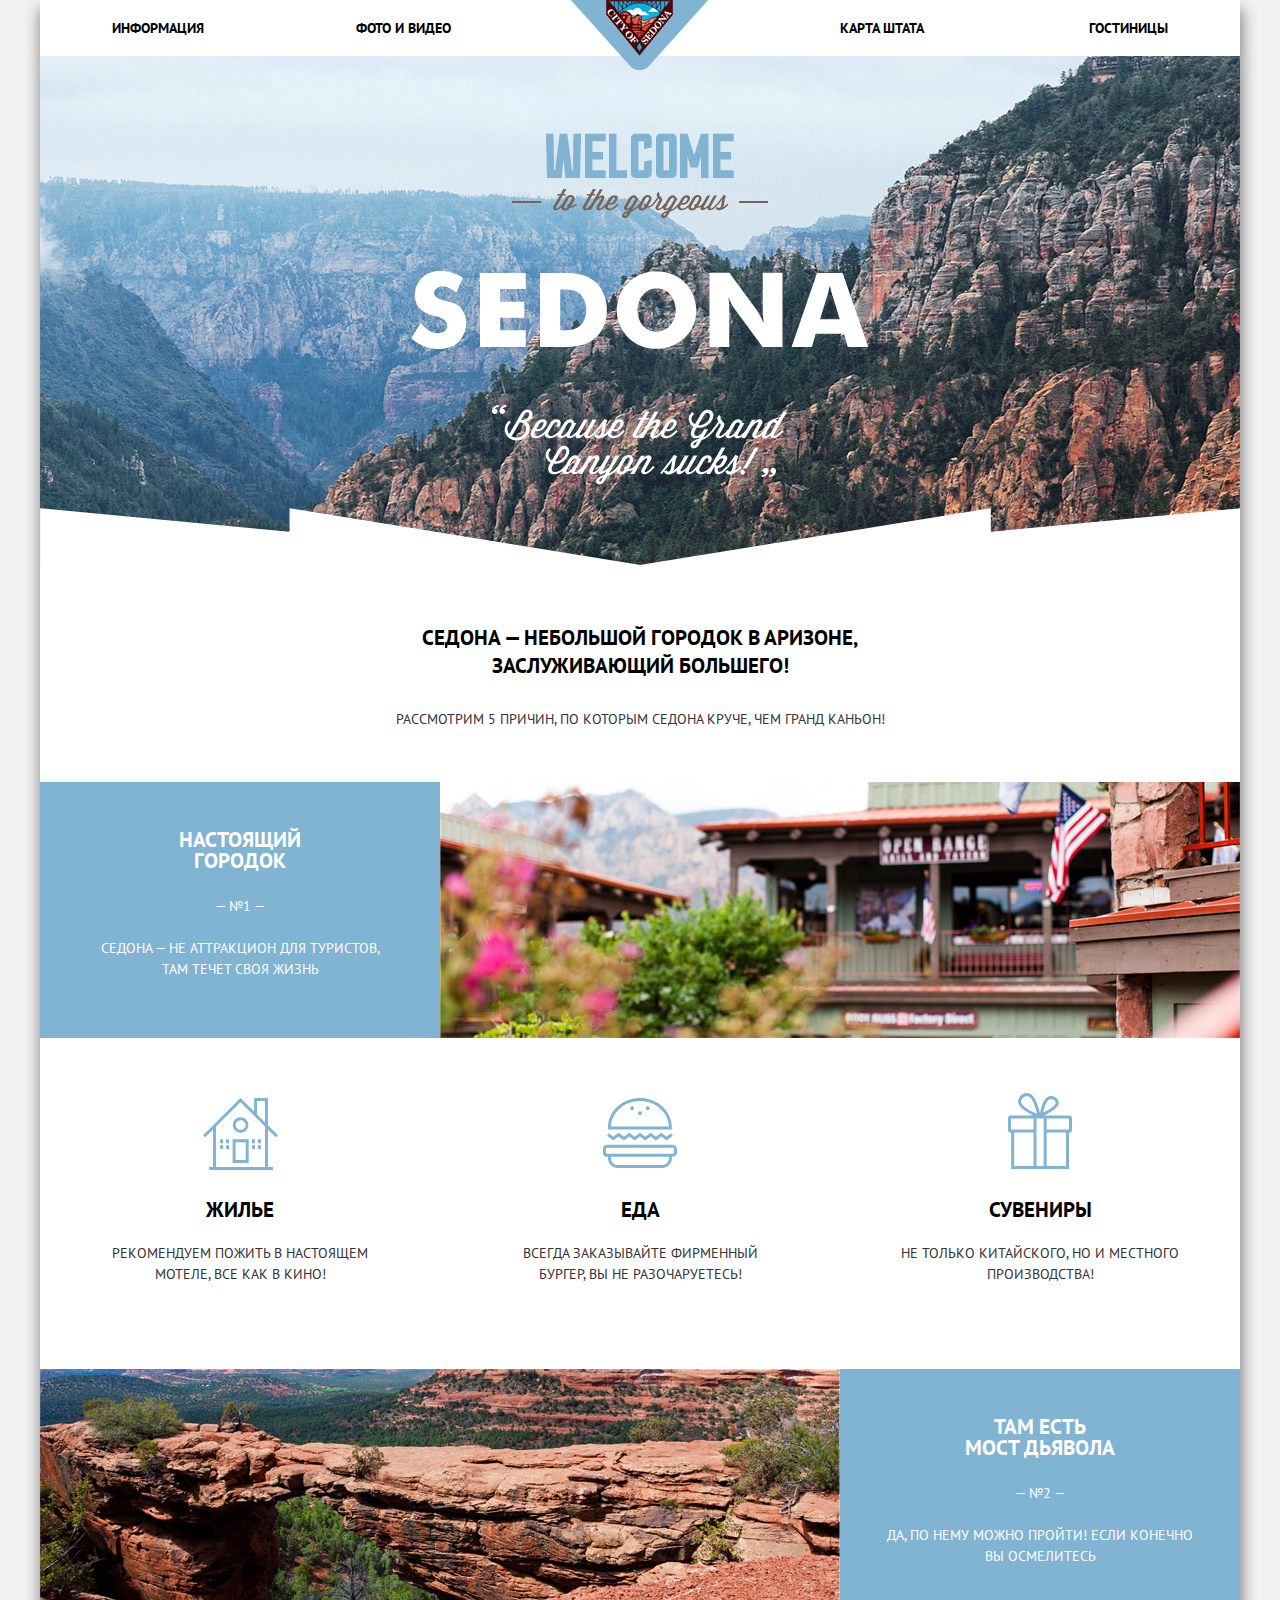
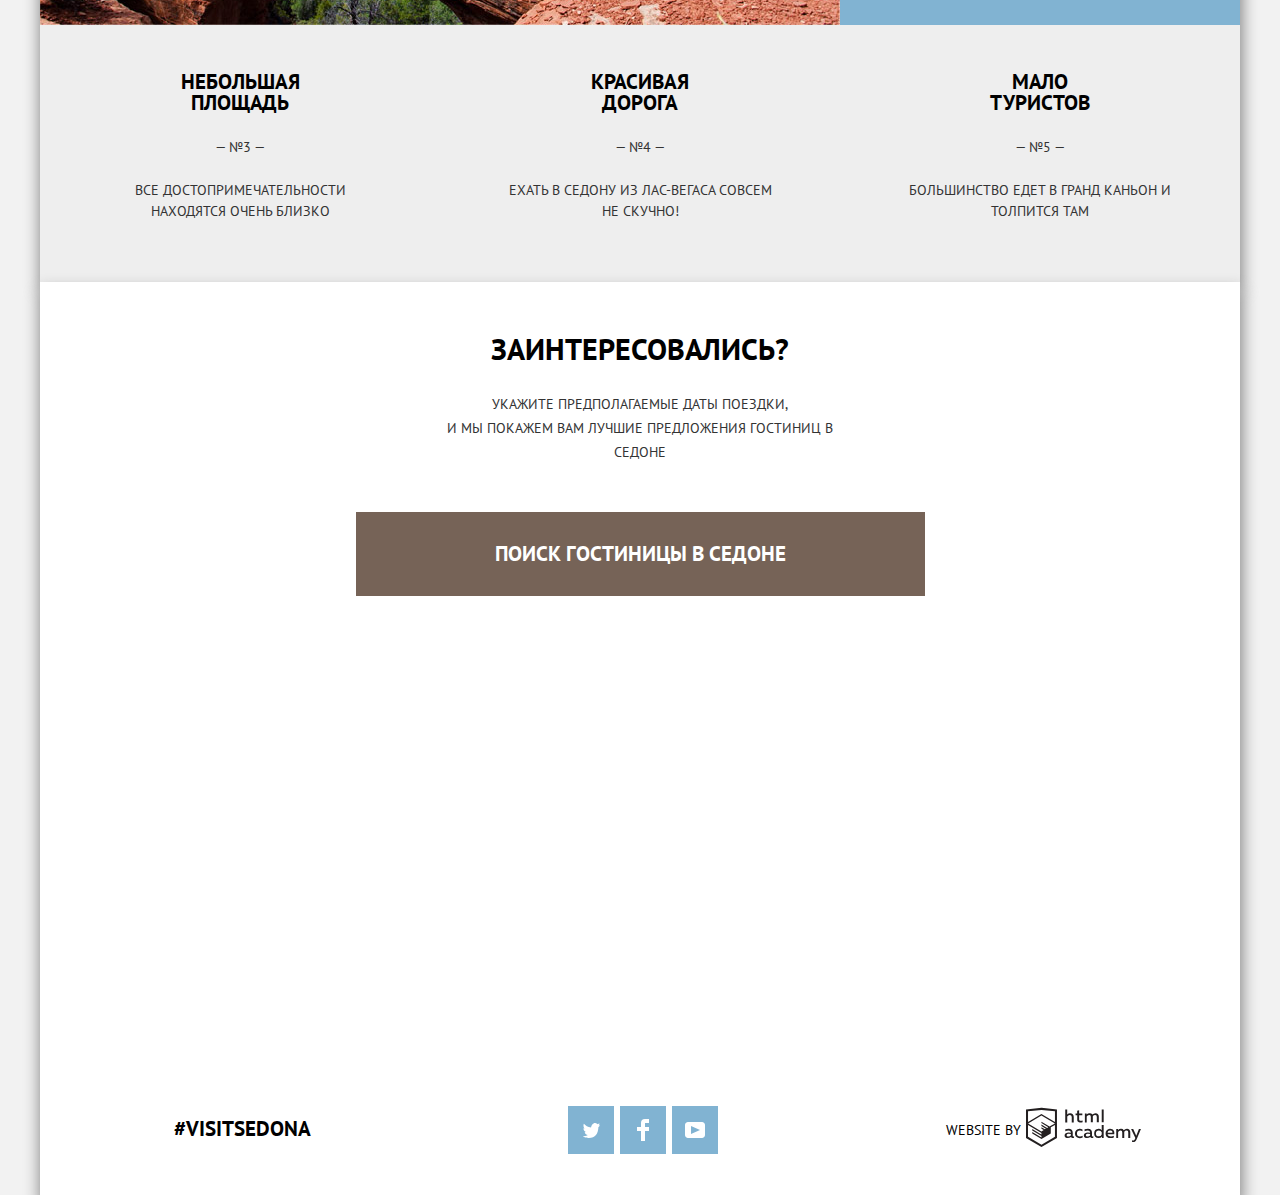
<file: index.html>
<!DOCTYPE html>
<html lang="ru" class="no-js">

<head>
	<meta charset="utf-8">
	<title>HTML Academy: Седона</title>
	<link href="https://fonts.googleapis.com/css?family=PT+Sans:400,700&amp;subset=cyrillic" rel="stylesheet">
	<link rel="stylesheet" href="css/normalize.min.css">
	<link rel="stylesheet" href="css/style.min.css">
</head>

<body>
	<header class="main-header container">
		<nav class="main-navigation">
			<a class="main-header-logo">
					<img src="img/logo.png" width="138" height="70" alt="Логотип Sedona">
				</a>
			<ul class="site-navigation">
				<li><a href="#">Информация</a></li>
				<li><a href="#">Фото и видео</a></li>
				<li><a href="#">Карта штата</a></li>
				<li><a href="hotels.html">Гостиницы</a></li>
			</ul>
		</nav>
	</header>
	<main class="container">
		<div class="background-image"></div>
		<h1 class="visually-hidden title">Sedona</h1>
		<section class="feature">
			<div class="feature-text">
				<b>Седона — небольшой городок в Аризоне, заслуживающий большего!</b>
				<p>Рассмотрим 5 причин, по которым Седона круче, чем гранд каньон!</p>
			</div>
			<div class="feature-item top">
				<div class="description">
					<h2>Настоящий городок</h2>
					<span>— №1 —</span>
					<p>Седона — не аттракцион для туристов, там течет своя жизнь</p>
				</div>
				<img src="img/photo-first.jpg" width="800" height="256" alt="Настоящий городок">
			</div>
			<ul class="feature leisure">
				<li class="leisure-item">
					<h3 class="icon-1">Жилье</h3>
					<p>Рекомендуем пожить в настоящем мотеле, все как в кино!</p>
				</li>
				<li class="leisure-item">
					<h3 class="icon-2">Еда</h3>
					<p>Всегда заказывайте фирменный бургер, Вы не разочаруетесь!</p>
				</li>
				<li class="leisure-item">
					<h3 class="icon-3">Сувениры</h3>
					<p>Не только китайского, но и местного производства!</p>
				</li>
			</ul>
			<div class="feature-item">
				<div class="description second">
					<h2>Там есть<br> Мост дьявола</h2>
					<span>— №2 —</span>
					<p>Да, по нему можно пройти! Если конечно вы осмелитесь</p>
				</div>
				<img src="img/photo-second.jpg" width="800" height="256" alt="Мост дьявола">
			</div>
			<ul class="feature list">
				<li class="list-point">
					<h3>Небольшая площадь</h3>
					<span>— №3 —</span>
					<p>Все достопримечательности находятся очень близко</p>
				</li>
				<li class="list-point">
					<h3>Красивая дорога</h3>
					<span>— №4 —</span>
					<p>Ехать в седону из Лас-Вегаса совсем не&#160;скучно!</p>
				</li>
				<li class="list-point">
					<h3>Мало туристов</h3>
					<span>— №5 —</span>
					<p>Большинство едет в гранд каньон и толпится там</p>
				</li>
			</ul>
		</section>
	</main>
	<section class="search container">
		<div class="search preview">
			<h2>Заинтересовались?</h2>
			<p class="search-info">Укажите предполагаемые даты поездки,<br> и мы покажем вам лучшие предложения гостиниц в Cедоне</p>
		</div>
		<button class="search-button" type="button">Поиск гостиницы в Седоне</button>
		<iframe src="https://www.google.com/maps/embed?pb=!1m18!1m12!1m3!1d497598.84040176484!2d-112.03399884537352!3d34.982235915643955!2m3!1f0!2f0!3f0!3m2!1i1024!2i768!4f13.1!3m3!1m2!1s0x872da132f942b00d%3A0x5548c523fa6c8efd!2z0KHQtdC00L7QvdCwLCDQkNGA0LjQt9C-0L3QsCA4NjMzNiwg0KHQqNCQ!5e0!3m2!1sru!2sua!4v1521115295411"
		  width="1200" height="593" style="border:0" allowfullscreen></iframe>
		<section class="modal-search">
			<form class="search-form" action="echo.htmlacademy.ru" method="post">
				<p class="search-item search-item-date">
					<label for="search-checkin">Дата заезда:</label>
					<input type="text" name="checkin" id="search-checkin" placeholder="24 апреля 2017">
					<svg class="calendar" xmlns="http://www.w3.org/2000/svg" width="21" height="22" viewBox="0 0 21 22"><path d="M19.251 2.025h-2.845V.648c0-.381-.294-.689-.656-.689-.363 0-.656.308-.656.689v1.377h-3.938V.648c0-.381-.294-.689-.655-.689-.363 0-.657.308-.657.689v1.377H5.906V.648c0-.381-.294-.689-.656-.689-.363 0-.657.308-.657.689v1.377H1.75C.784 2.025 0 2.847 0 3.862v16.302C0 21.179.784 22 1.75 22h17.501c.966 0 1.749-.821 1.749-1.836V3.862c0-1.015-.783-1.837-1.749-1.837zm.437 18.139a.448.448 0 0 1-.437.459H1.75a.45.45 0 0 1-.438-.459V3.862a.45.45 0 0 1 .438-.459h2.844v1.378c0 .381.294.689.657.689.362 0 .656-.308.656-.689V3.403h3.938v1.378c0 .381.294.689.657.689.361 0 .655-.308.655-.689V3.403h3.938v1.378c0 .381.293.689.656.689.362 0 .656-.308.656-.689V3.403h2.845c.241 0 .437.206.437.459v16.302z"/><path d="M4.594 8.225h2.625v2.066H4.594zM4.594 11.668h2.625v2.067H4.594zM4.594 15.112h2.625v2.066H4.594zM9.188 15.112h2.625v2.066H9.188zM9.188 11.668h2.625v2.067H9.188zM9.188 8.225h2.625v2.066H9.188zM13.781 15.112h2.625v2.066h-2.625zM13.781 11.668h2.625v2.067h-2.625zM13.781 8.225h2.625v2.066h-2.625z"/></svg>
				</p>
				<p class="search-item search-item-date">
					<label for="search-checkout">Дата выезда:</label>
					<input type="text" name="search-checkout" id="search-checkout" placeholder="4 июля 2017">
					<svg class="calendar" xmlns="http://www.w3.org/2000/svg" width="21" height="22" viewBox="0 0 21 22"><path d="M19.251 2.025h-2.845V.648c0-.381-.294-.689-.656-.689-.363 0-.656.308-.656.689v1.377h-3.938V.648c0-.381-.294-.689-.655-.689-.363 0-.657.308-.657.689v1.377H5.906V.648c0-.381-.294-.689-.656-.689-.363 0-.657.308-.657.689v1.377H1.75C.784 2.025 0 2.847 0 3.862v16.302C0 21.179.784 22 1.75 22h17.501c.966 0 1.749-.821 1.749-1.836V3.862c0-1.015-.783-1.837-1.749-1.837zm.437 18.139a.448.448 0 0 1-.437.459H1.75a.45.45 0 0 1-.438-.459V3.862a.45.45 0 0 1 .438-.459h2.844v1.378c0 .381.294.689.657.689.362 0 .656-.308.656-.689V3.403h3.938v1.378c0 .381.294.689.657.689.361 0 .655-.308.655-.689V3.403h3.938v1.378c0 .381.293.689.656.689.362 0 .656-.308.656-.689V3.403h2.845c.241 0 .437.206.437.459v16.302z"/><path d="M4.594 8.225h2.625v2.066H4.594zM4.594 11.668h2.625v2.067H4.594zM4.594 15.112h2.625v2.066H4.594zM9.188 15.112h2.625v2.066H9.188zM9.188 11.668h2.625v2.067H9.188zM9.188 8.225h2.625v2.066H9.188zM13.781 15.112h2.625v2.066h-2.625zM13.781 11.668h2.625v2.067h-2.625zM13.781 8.225h2.625v2.066h-2.625z"/></svg>
				</p>
				<div class="adult-children">
					<p class="search-item search-item-people">
						<label for="adult">Взрослые:</label>
						<button class="amt minus" type="button">—</button>
						<input type="text" name="adult" id="adult" value="2">
						<button class="amt plus" type="button">+</button>
					</p>
					<p class="search-item search-item-people">
						<label for="children">Дети:</label>
						<button class="amt minus" type="button">—</button>
						<input type="text" name="children" id="children" value="0">
						<button class="amt plus" type="button">+</button>
					</p>
				</div>
				<button class="form-search-button" type="submit">Найти</button>
			</form>
		</section>
		<footer class="main-footer">
			<section class="container">
				<div class="footer-hashtag">
					<a class="hashtag" href="#">#visitsedona</a>
				</div>
				<ul class="footer-social">
					<li>
						<a class="social-button" href="#"><span class="visually-hidden">Твитер</span>
							<svg xmlns="http://www.w3.org/2000/svg" xmlns:xlink="http://www.w3.org/1999/xlink" width="17" height="15" viewBox="0 0 17 15">
								<path fill="#FFF" d="M10.95.144c1.685-.496 2.984.27 3.577 1.179.673-.231 1.331-.481 2.011-.708a2.345 2.345 0 0 1-.857 1.768c.685.17 1.304-.491 1.304-.491-.169 1-1.006 1.788-1.563 2.024-.231 6.75-3.175 11.217-10.077 11.082h-.446c-.41 0-4.164-.46-4.898-1.887 2.271.196 3.893-.422 4.693-1.177-.96-.3-2.679-.477-2.979-2.95.349.106.564.228 1.19.119C1.705 8.247.374 7.53.448 5.33c.285.328 1.067.536 1.34.472C1.085 5.561-.182 2.442.894.85c1.818 1.854 3.735 3.606 7.152 3.773C8.254 2.33 9.183.793 10.95.144z"/></svg>
							</a>
					</li>
					<li>
						<a class="social-button" href="#"><span class="visually-hidden">Фейсбук</span>
							<svg xmlns="http://www.w3.org/2000/svg" width="12" height="22" viewBox="0 0 12 22">
								<path fill="#FFF" d="M12 4V0H8a4 4 0 0 0-4 4v4H0v4h4v10h4V12h4V8H8V4h4z"/></svg>
							</a>
					</li>
					<li>
						<a class="social-button" href="#"><span class="visually-hidden">Ютюб</span>
							<svg xmlns="http://www.w3.org/2000/svg" xmlns:xlink="http://www.w3.org/1999/xlink" width="20" height="16" viewBox="0 0 20 16">
								<path fill="#FFF" d="M17 0H3C1.35 0 0 1.35 0 3v10c0 1.65 1.35 3 3 3h14c1.65 0 3-1.35 3-3V3c0-1.65-1.35-3-3-3zM6.027 11.998V4.002L15.014 8l-8.987 3.998z"/>
							</svg></a>
					</li>
				</ul>
				<div class="footer-copyright">
					<span>Website by</span>
					<a class="footer-button" href="https://htmlacademy.ru/intensive/htmlcss">
							<span class="visually-hidden">htmlacademy</span>
							<svg id="Layer_1" data-name="Layer 1" xmlns="http://www.w3.org/2000/svg" width="115" height="41" viewBox="0 0 108.08 36.85"><title>logo-htmlacademy-small1</title><path d="M44.61,26.88a2,2,0,0,0,.55-0.1v1.33a3.25,3.25,0,0,1-1.18.21,1.67,1.67,0,0,1-1.67-1,4.84,4.84,0,0,1-3.14,1.08c-1.51,0-2.91-.83-2.91-2.55,0-2.13,2-2.79,3.71-2.79a11.08,11.08,0,0,1,2.17.25v-0.3c0-1-.76-1.77-2.19-1.77a7.42,7.42,0,0,0-3,.64v-1.7a10.21,10.21,0,0,1,3.19-.55c2.36,0,3.81,1.12,3.81,3.65v3a0.54,0.54,0,0,0,.49.59h0.17Zm-6.44-1.13A1.35,1.35,0,0,0,39.63,27h0.11a3.39,3.39,0,0,0,2.41-1V24.58a9.72,9.72,0,0,0-1.81-.21c-1,0-2.16.33-2.16,1.38h0Zm12.36-6.11a5,5,0,0,1,2.57.64V22a4.08,4.08,0,0,0-2.3-.7,2.75,2.75,0,1,0,0,5.49,5,5,0,0,0,2.43-.64v1.71a6.27,6.27,0,0,1-2.76.57A4.21,4.21,0,0,1,46,24.51q0-.21,0-0.41a4.32,4.32,0,0,1,4.18-4.46h0.38Zm12.17,7.24a2,2,0,0,0,.55-0.1v1.33a3.25,3.25,0,0,1-1.18.21,1.67,1.67,0,0,1-1.67-1,4.84,4.84,0,0,1-3.14,1.08c-1.51,0-2.91-.83-2.91-2.55,0-2.13,2-2.79,3.71-2.79a11.08,11.08,0,0,1,2.17.25v-0.3c0-1-.76-1.77-2.19-1.77a7.42,7.42,0,0,0-3,.64v-1.7a10.21,10.21,0,0,1,3.19-.55c2.36,0,3.81,1.12,3.81,3.65v3a0.54,0.54,0,0,0,.49.59h0.17Zm-6.44-1.13A1.35,1.35,0,0,0,57.73,27h0.11a3.39,3.39,0,0,0,2.41-1V24.58a9.72,9.72,0,0,0-1.81-.21c-1.06,0-2.16.33-2.16,1.38h0ZM73,16V28.2H71.35V26.88a3.88,3.88,0,0,1-3.19,1.54,4.4,4.4,0,0,1,0-8.78,3.81,3.81,0,0,1,3,1.3V16H73Zm-4.53,5.22a2.76,2.76,0,1,0,0,5.52A2.86,2.86,0,0,0,71.15,25V23A2.91,2.91,0,0,0,68.49,21.27ZM79,19.64c3.31,0,4.46,2.68,3.92,5.09H76.7c0.21,1.5,1.67,2.11,3.19,2.11a6.11,6.11,0,0,0,2.64-.59v1.6a7.14,7.14,0,0,1-3,.57C77,28.42,74.78,27,74.78,24a4.18,4.18,0,0,1,4-4.39H79Zm0.09,1.54a2.28,2.28,0,0,0-2.44,2.1v0.06H81.3A2,2,0,0,0,79.13,21.18Zm5.73,7V19.87h1.65v1a3.81,3.81,0,0,1,2.78-1.27A2.86,2.86,0,0,1,91.89,21a4.12,4.12,0,0,1,2.91-1.33A3.06,3.06,0,0,1,98,23V28.2h-1.9V23.05a1.59,1.59,0,0,0-1.42-1.75H94.42a2.8,2.8,0,0,0-2.07,1.12V28.2h-1.9V23.05A1.59,1.59,0,0,0,89,21.31H88.8a3,3,0,0,0-2.21,1.29v5.63H84.86Zm21.31-8.33h1.9l-3.91,9.46c-0.9,2.17-2.09,2.86-3.35,2.86a4.76,4.76,0,0,1-1.1-.14V30.46a2.86,2.86,0,0,0,.85.12c0.9,0,1.58-.64,2.07-1.9l0.17-.42-4-8.4h2l2.86,6.29ZM38.73,1.46V6.22a3.81,3.81,0,0,1,2.7-1.14,3.25,3.25,0,0,1,3.44,3.4v5.15H43V8.72a1.81,1.81,0,0,0-1.61-2h-0.3a2.93,2.93,0,0,0-2.32,1.39v5.52h-1.9V1.46h1.9ZM49.94,2.31v3h3V6.91h-3v3.81c0,1.1.5,1.46,1.58,1.46a4.49,4.49,0,0,0,1.69-.33v1.6A6.8,6.8,0,0,1,51,13.8a2.55,2.55,0,0,1-2.86-2.74V6.89H46.58V5.26h1.5V2.74Zm5.4,11.31V5.28H57v1A3.81,3.81,0,0,1,59.77,5a2.86,2.86,0,0,1,2.6,1.33A4.12,4.12,0,0,1,65.28,5,3.06,3.06,0,0,1,68.44,8.4v5.21h-1.9V8.46a1.59,1.59,0,0,0-1.42-1.75H64.89a2.8,2.8,0,0,0-2.07,1.12v5.78h-1.9V8.46A1.59,1.59,0,0,0,59.5,6.71H59.27A3,3,0,0,0,57.06,8v5.63H55.34ZM71.17,1.45H73V13.6H71.17V1.45ZM14.71,0H14.55L0,1.54V28.21l14.55,8.66,14.55-8.66V1.54Zm12.5,27.1L14.55,34.64,1.9,27.12V16.18l12.59,7.5V25L5.86,19.9v1.31l8.68,5.21v1.39L5.87,22.65V24l8.68,5.21,8.75-5.24V18.31L27.2,16V27.12Zm0-12.53-3.48,2-1.6,1L14.51,13v1.31L21,18.23H21l-0.14.09-1,.54-5.37-3.2V17l4.24,2.52-1,.67-3.2-1.9v1.31l2.1,1.24L14.5,22.1,2,14.65,14.51,7.11Zm0-1.32L14.49,5.76,1.91,13.25v-10L14.56,1.92,27.21,3.25v10h0Z" transform="translate(0 -0.02)" fill="#231f20"/></svg>
						</a>
				</div>
			</section>
		</footer>
	</section>
	<script src="js/script.min.js"></script>
</body>

</html>
</file>
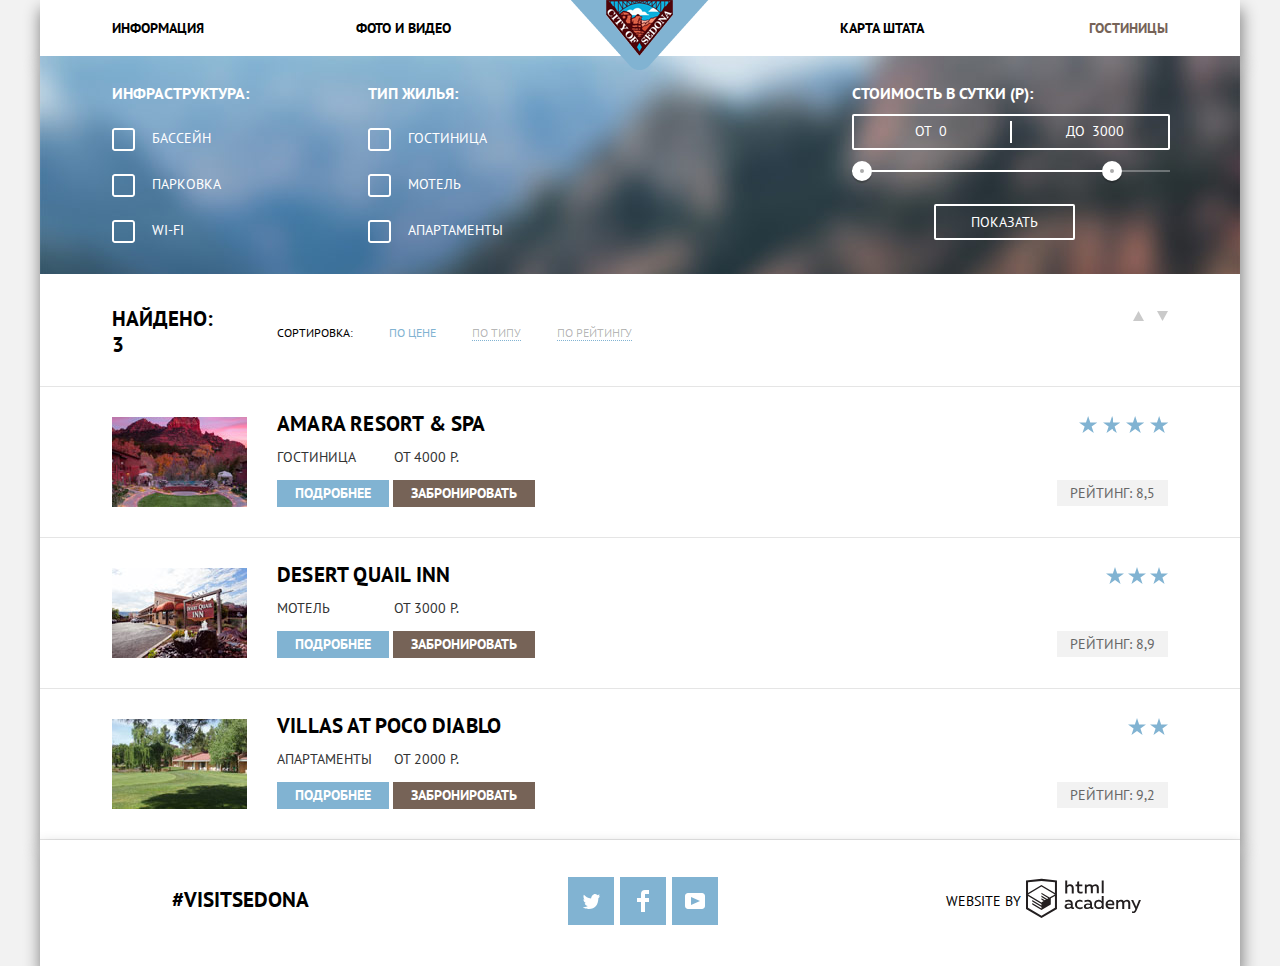
<file: hotels.html>
<!DOCTYPE html>
<html lang="ru">

<head>
	<meta charset="UTF-8">
	<title>Sedona Hotels</title>
	<link href="https://fonts.googleapis.com/css?family=PT+Sans:400,700&amp;subset=cyrillic" rel="stylesheet">
	<link rel="stylesheet" href="css/normalize.min.css">
	<link rel="stylesheet" href="css/style.min.css">
</head>

<body>
	<header class="main-header container">
		<nav class="main-navigation">
			<a class="main-header-logo" href="index.html">
					<img src="img/logo.png" width="138" height="70" alt="Логотип Sedona">
				</a>
			<ul class="site-navigation">
				<li><a href="#">Информация</a></li>
				<li><a href="#">Фото и видео</a></li>
				<li><a href="#">Карта штата</a></li>
				<li><a href="#" class="active">Гостиницы</a></li>
			</ul>
		</nav>
	</header>
	<main class="container">
		<section class="filter">
			<h2 class="visually-hidden">Фильтры параметров отеля</h2>
			<form class="filter-form" action="https://echo.htmlacademy.ru">
				<fieldset class="form-infrastructure checkbox">
					<legend>Инфраструктура:</legend>
					<ul>
						<li class="filter-option">
							<input class="visually-hidden filter-input" type="checkbox" name="basin" id="basin">
							<label for="basin">Бассейн</label>
						</li>
						<li class="filter-option">
							<input class="visually-hidden filter-input" type="checkbox" name="parking" id="parking">
							<label for="parking">Парковка</label>
						</li>
						<li class="filter-option">
							<input class="visually-hidden filter-input" type="checkbox" name="Wi-Fi" id="Wi-Fi">
							<label for="Wi-Fi">Wi-Fi</label>
						</li>
					</ul>
				</fieldset>
				<fieldset class="form-housing checkbox">
					<legend>Тип жилья:</legend>
					<ul>
						<li class="filter-option">
							<input class="visually-hidden filter-input" type="checkbox" name="hostel" id="hostel">
							<label for="hostel">Гостиница</label>
						</li>
						<li class="filter-option">
							<input class="visually-hidden filter-input" type="checkbox" name="hotel" id="hotel">
							<label for="hotel">Мотель</label>
						</li>
						<li class="filter-option">
							<input class="visually-hidden filter-input" type="checkbox" name="apartments" id="apartments">
							<label for="apartments">Апартаменты</label>
						</li>
					</ul>
				</fieldset>
				<div class="filter-range">
					<label>Стоимость в сутки (р):</label>
					<div class="price-controls">
						<label class="min-price">От<input class="range-min" type="text" value=" 0"></label>
						<label class="min-price">До<input class="range-max" type="text" value=" 3000"></label>
					</div>
					<div class="range-controls">
						<div class="scale">
							<div class="bar"></div>
						</div>
						<div class="range-toggle range-toggle-min"></div>
						<div class="range-toggle range-toggle-max"></div>
					</div>
					<button class="filter-button" type="submit">Показать</button>
				</div>
			</form>
		</section>
		<div class="sort-result">
			<div class="found">
				<b>Найдено: 3</b>
			</div>
			<ul class="sorting">
				<li>Сортировка:</li>
				<li class="active">По цене</li>
				<li><a href="#">По типу</a></li>
				<li><a href="#">По рейтингу</a></li>
			</ul>
			<div class="sort-result-arrows">
				<a href="#" class="arrows-up"><span class="visually-hidden">Сортировка вверх</span>
						<svg xmlns="http://www.w3.org/2000/svg" width="11" height="10" viewBox="0 0 11 10"><path fill="#cacaca" d="M5.5 0L0 10h11z"/></svg></a>
				<a href="#" class="arrows-down"><span class="visually-hidden">Сортировка вниз</span>
						<svg xmlns="http://www.w3.org/2000/svg" width="11" height="10" viewBox="0 0 11 10"><path fill="#cacaca" d="M5.5 10L0 0h11"/></svg></a>
			</div>
		</div>
		<ul class="catalog">
			<li class="catalog-item">
				<div class="item-img">
					<img src="img/amara.jpg" width="135" height="90" alt="Amara Resort & Spa">
				</div>
				<div class="item-detail">
					<h2 class="name-hotel">Amara Resort & Spa</h2>
					<div class="catalog-type">
						<span>Гостиница</span>
						<span>от 4000 р.</span>
					</div>
					<div class="catalog-price">
						<a class="button detail" href="#">Подробнее</a>
						<a class="button reservation" href="#">Забронировать</a>
					</div>
				</div>
				<div class="item-stars-rating">
					<div class="stars amara">
						<span class="visually-hidden">Оценка отеля</span>
					</div>
					<span class="rating">Рейтинг: 8,5</span>
				</div>
			</li>
			<li class="catalog-item">
				<div class="item-img">
					<img src="img/desert.jpg" width="135" height="90" alt="Desert Quail Inn">
				</div>
				<div class="item-detail">
					<h2 class="name-hotel">Desert Quail Inn</h2>
					<div class="catalog-type">
						<span>Мотель</span>
						<span>от 3000 р.</span>
					</div>
					<div class="catalog-price">
						<a class="button detail" href="#">Подробнее</a>
						<a class="button reservation" href="#">Забронировать</a>
					</div>
				</div>
				<div class="item-stars-rating">
					<div class="stars desert">
						<span class="visually-hidden">Оценка отеля</span>
					</div>
					<span class="rating">Рейтинг: 8,9</span>
				</div>
			</li>
			<li class="catalog-item">
				<div class="item-img">
					<img src="img/villas.jpg" width="135" height="90" alt="Villas at Poco Diablo">
				</div>
				<div class="item-detail">
					<h2 class="name-hotel">Villas at Poco Diablo</h2>
					<div class="catalog-type">
						<span>Апартаменты</span>
						<span>от 2000 р.</span>
					</div>
					<div class="catalog-price">
						<a class="button detail" href="#">Подробнее</a>
						<a class="button reservation" href="#">Забронировать</a>
					</div>
				</div>
				<div class="item-stars-rating">
					<div class="stars villas">
						<span class="visually-hidden">Оценка отеля</span>
					</div>
					<span class="rating">Рейтинг: 9,2</span>
				</div>
			</li>
		</ul>
	</main>
	<footer class="main-footer container">
		<section class="container">
			<div class="footer-hashtag">
				<a class="hashtag" href="#">#visitsedona</a>
			</div>
			<ul class="footer-social">
				<li>
					<a class="social-button" href="#"><span class="visually-hidden">Твитер</span>
						<svg xmlns="http://www.w3.org/2000/svg" xmlns:xlink="http://www.w3.org/1999/xlink" width="17" height="15" viewBox="0 0 17 15">
							<path fill="#FFF" d="M10.95.144c1.685-.496 2.984.27 3.577 1.179.673-.231 1.331-.481 2.011-.708a2.345 2.345 0 0 1-.857 1.768c.685.17 1.304-.491 1.304-.491-.169 1-1.006 1.788-1.563 2.024-.231 6.75-3.175 11.217-10.077 11.082h-.446c-.41 0-4.164-.46-4.898-1.887 2.271.196 3.893-.422 4.693-1.177-.96-.3-2.679-.477-2.979-2.95.349.106.564.228 1.19.119C1.705 8.247.374 7.53.448 5.33c.285.328 1.067.536 1.34.472C1.085 5.561-.182 2.442.894.85c1.818 1.854 3.735 3.606 7.152 3.773C8.254 2.33 9.183.793 10.95.144z"/></svg>
						</a>
				</li>
				<li>
					<a class="social-button" href="#"><span class="visually-hidden">Фейсбук</span>
						<svg xmlns="http://www.w3.org/2000/svg" width="12" height="22" viewBox="0 0 12 22">
							<path fill="#FFF" d="M12 4V0H8a4 4 0 0 0-4 4v4H0v4h4v10h4V12h4V8H8V4h4z"/></svg>
						</a>
				</li>
				<li>
					<a class="social-button" href="#"><span class="visually-hidden">Ютюб</span>
						<svg xmlns="http://www.w3.org/2000/svg" xmlns:xlink="http://www.w3.org/1999/xlink" width="20" height="16" viewBox="0 0 20 16">
							<path fill="#FFF" d="M17 0H3C1.35 0 0 1.35 0 3v10c0 1.65 1.35 3 3 3h14c1.65 0 3-1.35 3-3V3c0-1.65-1.35-3-3-3zM6.027 11.998V4.002L15.014 8l-8.987 3.998z"/>
						</svg></a>
				</li>
			</ul>
			<div class="footer-copyright">
				<span>Website by</span>
				<a class="footer-button" href="https://htmlacademy.ru">
						<img src="img/logo-htmlacademy.svg" width="115" height="41" alt="HTML Academy">
					</a>
			</div>
		</section>
	</footer>
</body>

</html>
</file>
<file: css/style.min.css>
@-webkit-keyframes bounce{0%{-webkit-transform:translateX(-2000px);transform:translateX(-2000px)}70%{-webkit-transform:translateX(20px);transform:translateX(20px)}90%{-webkit-transform:translateX(-10px);transform:translateX(-10px)}to{-webkit-transform:translateX(0);transform:translateX(0)}}@keyframes bounce{0%{-webkit-transform:translateX(-2000px);transform:translateX(-2000px)}70%{-webkit-transform:translateX(20px);transform:translateX(20px)}90%{-webkit-transform:translateX(-10px);transform:translateX(-10px)}to{-webkit-transform:translateX(0);transform:translateX(0)}}@-webkit-keyframes shake{0%,to{-webkit-transform:translateX(0);transform:translateX(0)}10%,30%,50%,70%,90%{-webkit-transform:translateX(-10px);transform:translateX(-10px)}20%,40%,60%,80%{-webkit-transform:translateX(10px);transform:translateX(10px)}}@keyframes shake{0%,to{-webkit-transform:translateX(0);transform:translateX(0)}10%,30%,50%,70%,90%{-webkit-transform:translateX(-10px);transform:translateX(-10px)}20%,40%,60%,80%{-webkit-transform:translateX(10px);transform:translateX(10px)}}body{margin:0 auto;min-height:933px;width:1200px;background-color:#f2f2f2;color:#000;text-transform:uppercase;font-weight:400;font-size:14px;font-family:'PT Sans',Arial,sans-serif;line-height:21px}a{text-decoration:none}.background-image{height:511px;background-image:url(../img/background-photo.jpg);background-position:top center;background-repeat:no-repeat}.site-navigation{list-style:none;line-height:26px}.site-navigation a{color:#000;font-weight:700}.site-navigation a:focus,.site-navigation a:hover{color:#81b3d2}.site-navigation a:active{color:rgba(0,0,0,.3)}.feature-text b,h3{font-size:21px}.feature-text{text-align:center;line-height:26px}.feature-item{background-color:#81b3d2;color:#fff}li{list-style:none}.feature-text p,.leisure-item p,.list-point p,.list-point span,.search p{color:#333}.feature.list{background-color:#eee}.feature li,.search{text-align:center}.search .search-button{outline:0;background-color:#766357;color:#fff;text-transform:uppercase;font-size:21px}.search .search-button:hover{outline:0;background-color:#604e43}.search .search-button:active{outline:0;background-color:#503e33;color:rgba(255,255,255,.3)}.search h2{font-size:30px}.search h2,.search p{line-height:24px}.search-form input{outline:0;background-color:#f2f2f2}.search-form input:hover{outline:0;background-color:#ebebeb}.search-form input:focus{outline:2px solid #e5e5e5;background-color:#fff}.search-form span{color:rgba(0,0,0,.3);font-weight:700;font-size:21px;line-height:26px}.search-form span:hover{color:#000}.search-form span:active{color:#81b3d2}.form-search-button{background-color:#81b3d2;color:#fff}.button.detail:hover,.form-search-button:hover{background-color:#669ec0}.button.detail:active,.form-search-button:active{background-color:#5496bd;color:rgba(255,255,255,.3)}.site-navigation .active{color:#766357}.filter-form{background-color:#3e749e;background-image:url(../img/background-hotel.jpg);background-position:top center;background-repeat:no-repeat;color:#fff}.filter-form legend,.filter-range label{font-weight:700;font-size:16px}.filter-range label{line-height:auto}.filter-button:hover{background-color:#fff;color:#000}.catalog-item h2,.hashtag,.sort-result b{color:#000;font-weight:700;font-size:21px;line-height:26px}.sort-result{font-size:12px}.catalog-item h2:hover,.sort-result .active,.sorting a:hover{color:#81b3d2}.sorting a{padding:0;border-bottom:1px dotted #81b3d2}.sorting a:active{color:#000}.sort-result-arrows path:hover{fill:#231f20}.sort-result-arrows path:active{fill:#81b3d2}.catalog-item h2:active,.sorting a{color:rgba(0,0,0,.3)}.catalog-price span,.catalog-type span{color:#333}.catalog-item .rating{position:relative;top:45px;padding:4px 13px;background-color:#f2f2f2;color:#666}.button.detail,.button.reservation{background-color:#81b3d2;color:#fff;font-weight:700}.button.reservation{background-color:#766357}.button.reservation:hover{background-color:#604e43}.button.reservation:active{background-color:#503e33;color:rgba(255,255,255,.3)}.container{display:block;margin:0 auto;width:1200px;background-color:#fff;-webkit-box-shadow:1px 10px 15px 1px gray;box-shadow:1px 10px 15px 1px gray}.main-header-logo{width:138px;height:70px}.main-navigation{position:relative;margin:0 auto;width:1200px}.site-navigation{display:-webkit-box;display:-ms-flexbox;display:flex;-ms-flex-pack:justify;margin:0;padding:15px 72px;background-color:#fff;-ms-flex-wrap:wrap;flex-wrap:wrap;-webkit-box-pack:justify;justify-content:space-between}.site-navigation li:nth-child(2){margin-right:94px}.site-navigation li:nth-child(3),.site-navigation li:nth-child(4){text-align:right}.feature,.feature-text{background-color:#fff}.feature-text{margin-right:auto;margin-bottom:57px;margin-left:auto;padding-top:58px;width:500px;height:100px}.feature-text p{margin-top:25px}.feature-item{display:-webkit-box;display:-ms-flexbox;display:flex;margin:0 auto;padding:0;width:1200px}.description.second{-ms-flex-order:2;-webkit-box-ordinal-group:3;order:2}.description{padding-top:30px;padding-right:47px;padding-left:47px;text-align:center}.description h2{margin-right:auto;margin-left:auto;padding-bottom:7px;width:200px;font-weight:700}.description p{margin-top:21px}.feature.leisure,.feature.list{display:-webkit-box;display:-ms-flexbox;display:flex;-ms-flex-pack:distribute;margin:0;padding:0;justify-content:space-around}.leisure-item,.list-point{width:285px}.leisure-item{margin-top:140px;margin-bottom:70px}.leisure-item h3{margin-bottom:23px}.list-point{margin-top:25px;margin-bottom:46px}.list-point h3{margin-right:auto;margin-bottom:24px;margin-left:auto;width:150px}.list-point p{margin-top:22px}.search.preview{padding:0;width:440px}.main-footer{padding-top:35px;padding-bottom:41px;background-color:rgba(255,255,255,.9)}.footer-hashtag{margin:0 142px 0 131px;padding-top:10px;width:140px}.footer-copyright{margin:0 100px 0 auto;width:198px}.filter-form,.main-footer .container{display:-webkit-box;display:-ms-flexbox;display:flex}.filter-form{padding-right:70px;padding-left:72px}.form-infrastructure{margin:0 116px 0 0;padding:0;width:140px}.form-housing{margin:0;width:140px}.filter-range{margin:0 0 0 auto;width:318px}.sort-result{display:-webkit-box;display:-ms-flexbox;display:flex;margin-top:32px;padding-right:72px;padding-bottom:28px;padding-left:72px;border-bottom:1px solid #e5e5e5}.sort-result-arrows{margin-left:auto}.arrows-up{margin-right:10px}.sort-result .found{margin:0 48px 0 0;width:117px}.sort-result .sorting{width:355px}.sort-result .arrows{margin:0 0 0 auto;padding:0;width:34px}.catalog{margin:0;padding:0}.catalog-item,.catalog-item .item-detail{display:-webkit-box;display:-ms-flexbox;display:flex}.catalog-item{padding:0 72px 30px;border-bottom:1px solid #e5e5e5;margin:26px 0 0}.catalog-item .item-img{margin-right:30px;padding-top:4px;width:135px;height:90px}.catalog-item .item-detail{-ms-flex-direction:column;flex-direction:column;-ms-flex-pack:justify;margin:0;width:300px;-webkit-box-orient:vertical;-webkit-box-direction:normal;-webkit-box-pack:justify;justify-content:space-between}.catalog-price a,.catalog-type span{display:inline-block;vertical-align:middle}.catalog-price a{padding:3px 18px}.catalog-type span{width:113px}.item-detail .name-hotel{margin:0;letter-spacing:.2px;line-height:21px}.catalog-item .item-stars-rating{margin-left:auto;width:111px;text-align:right}.visually-hidden:not(:focus):not(:active),input[type=checkbox].visually-hidden,input[type=radio].visually-hidden{position:absolute;overflow:hidden;clip:rect(0 0 0 0);margin:-1px;padding:0;width:1px;height:1px;border:0;white-space:nowrap;-webkit-clip-path:inset(100%);clip-path:inset(100%)}.main-header-logo{position:absolute;right:0;left:0;margin-right:auto;margin-left:auto}.site-navigation li{display:block;width:230px}.search-item-people{display:-webkit-box;display:-ms-flexbox;display:flex;-ms-flex-align:center;-webkit-box-align:center;align-items:center}.leisure-item{position:relative}.leisure-item .icon-1::before,.leisure-item .icon-2::before,.leisure-item .icon-3::before{position:absolute;top:-80px;left:105px;width:80px;height:80px;background-image:url(../img/icon-1.svg);background-position:0 0;background-repeat:no-repeat;content:''}.leisure-item .icon-2::before,.leisure-item .icon-3::before{background-image:url(../img/icon-2.svg)}.leisure-item .icon-3::before{top:-85px;left:110px;background-image:url(../img/icon-3.svg)}.search.preview h2{margin:0;padding:55px 0 31px}.search.preview{margin:0 auto}.search-info{margin:0 0 48px}.search-button{position:relative;margin-right:auto;padding:30px 138px;width:569px;border:0;font-weight:700}.footer-social,.social-button{display:-webkit-box;display:-ms-flexbox;display:flex}.social-button{-ms-flex-align:center;height:48px;background-color:#81b3d2;-webkit-box-align:center;align-items:center;-ms-flex-pack:center;width:46px;-webkit-box-pack:center;justify-content:center}.footer-social{-ms-flex-pack:justify;margin:0 auto;padding:0;width:150px;-ms-flex-wrap:nowrap;flex-wrap:nowrap;-webkit-box-pack:justify;justify-content:space-between}.social-button:focus,.social-button:hover{background-color:#669ec0}.social-button:active{background-color:#5496bd}.social-button:active path{fill:#88b6d1}.modal-search{position:absolute;top:289px;left:315px;display:none;margin-right:auto;margin-left:auto;padding:43px 54px 53px 56px;width:460px;height:300px;background-color:#fff;color:#000;font-weight:700;font-size:14px;line-height:26px}.search-item-date{padding-bottom:18px}.search-item:nth-child(2){padding-bottom:3px}.search-item-people label{margin-right:41px}.search-item-people:nth-child(2) label{margin-right:24px}.search-item input{-webkit-box-sizing:border-box;box-sizing:border-box;padding:6px 30px 6px 14px;min-height:35px;border:0;color:#000;text-transform:uppercase;font:inherit}.search-item-date input{margin-left:16px;width:346px}.search-item-people input{width:38px;height:36px;border:0;font-weight:700;padding:5px 0;text-align:center}.search-item{position:relative}.search-item svg{position:absolute;top:6px;left:428px}.calendar path{fill:#cacaca}.calendar:hover path{fill:#000}.calendar:active path,.footer-button path:hover{fill:#81b3d2}.search-item-people{text-align:left}.search-item-people:first-child{margin-right:56px}.search-item .amt{padding-bottom:0;width:38px;height:36px;border:0;background-color:#f2f2f2;color:#a9a9a9;text-transform:uppercase;font:inherit;font-weight:700}.search-item .amt:hover{color:#000}.search-item .amt:active{color:#81b3d2}.search-form .form-search-button{margin:40px 0 0;padding:15px 0 16px;width:460px;border:0;text-transform:uppercase;font-weight:700;font-size:21px;line-height:26px;-ms-flex-item-align:center;-ms-grid-row-align:center;align-self:center}.search-form button:focus{outline:0}.filter-form{padding-top:27px;padding-bottom:8px}fieldset{padding:6px 0 0;border:0}.form-housing ul,.form-infrastructure ul{margin:0}.filter-option label{position:relative;display:block;cursor:pointer}.filter-input+label::before{position:absolute;top:0;left:-40px;width:30px;height:23px;background-image:url(../img/checkbox-off.svg);background-position:0 0;background-repeat:no-repeat;content:''}.filter-input:checked+label::after,.filter-input:checked+label::before{position:absolute;left:-40px;width:30px;height:23px;background-image:url(../img/checkbox-on.svg);background-position:0 0;background-repeat:no-repeat;content:''}.filter-option{padding-bottom:25px}.form-infrastructure legend{margin-bottom:24px}.form-housing legend{margin-bottom:18px}.price-controls{position:relative;margin-top:9px;margin-bottom:20px;height:32px;border:2px solid #fff;border-radius:2px;font-size:0}.price-controls::after{position:absolute;top:50%;left:50%;width:2px;height:22px;background:#fff;content:'';-webkit-transform:translate(-50%,-50%);-ms-transform:translate(-50%,-50%);transform:translate(-50%,-50%)}.price-controls label{display:inline-block;margin-top:5px;padding-left:60px;vertical-align:top;font-weight:400;font-size:14px;line-height:21px;cursor:pointer}.price-controls .max-price,.price-controls .min-price{padding-left:61px;width:90px}.price-controls input{-webkit-box-sizing:border-box;box-sizing:border-box;margin:0;padding-left:3px;width:50px;border:0;background:0 0;color:inherit;font:inherit;line-height:1}.range-controls{position:relative;margin-bottom:32px}.range-controls .scale{height:2px;background:rgba(255,255,255,.3)}.range-controls .bar{width:80%;height:2px;background:#fff}.range-toggle{position:absolute;top:-9px;width:4px;height:4px;border:8px solid #fff;border-radius:50%;background:#ababab;-webkit-box-shadow:0 2px 1px 0 rgba(0,1,1,.2);box-shadow:0 2px 1px 0 rgba(0,1,1,.2);cursor:pointer}.range-toggle-max{left:250px}.range-toggle:hover{border:9px solid #fff}.filter-button{display:block;margin:30px 82px 0;padding:6px 35px;border:2px solid #fff;border-radius:2px;background:0 0;color:#fff;text-transform:uppercase;font-size:14px;line-height:20px;cursor:pointer}.sort-result .sorting{display:-webkit-box;display:-ms-flexbox;display:flex;-ms-flex-pack:justify;-ms-flex-align:center;margin:0;padding:0;-webkit-box-pack:justify;justify-content:space-between;-webkit-box-align:center;align-items:center}.search{position:relative}.main-footer{position:absolute;bottom:0}.footer-copyright{-ms-flex-align:center;-webkit-box-align:center;align-items:center}.footer-copyright a{display:block}.footer-button path:active{fill:#bdbbbc}.footer-copyright span{margin-right:5px}.main-footer .container{background-color:transparent;-webkit-box-shadow:none;box-shadow:none}.main-footer.container{position:static;padding-top:37px;background-color:#fff}.main-footer .footer-hashtag{margin-left:132px}.main-footer .footer-copyright{margin-right:96px}.adult-children,.footer-copyright{display:-webkit-box;display:-ms-flexbox;display:flex}.stars{margin-top:3px;margin-left:auto;background-image:url(../img/star.svg);background-position:0 0;background-repeat:space}.stars.amara{width:89px;height:22px}.stars.desert{width:62px;height:22px}.stars.villas{width:40px;height:22px}.modal-error,.modal-show{-webkit-animation-duration:.6s;animation-duration:.6s}.modal-show{display:block;opacity:1;-webkit-transition:1s;-o-transition:1s;transition:1s;-webkit-animation-name:bounce;animation-name:bounce}.modal-error{-webkit-animation-name:shake;animation-name:shake}.no-js .modal-search{display:block;-webkit-box-shadow:0 0 10px 0 #d3d3d3;box-shadow:0 0 10px 0 #d3d3d3}
</file>
